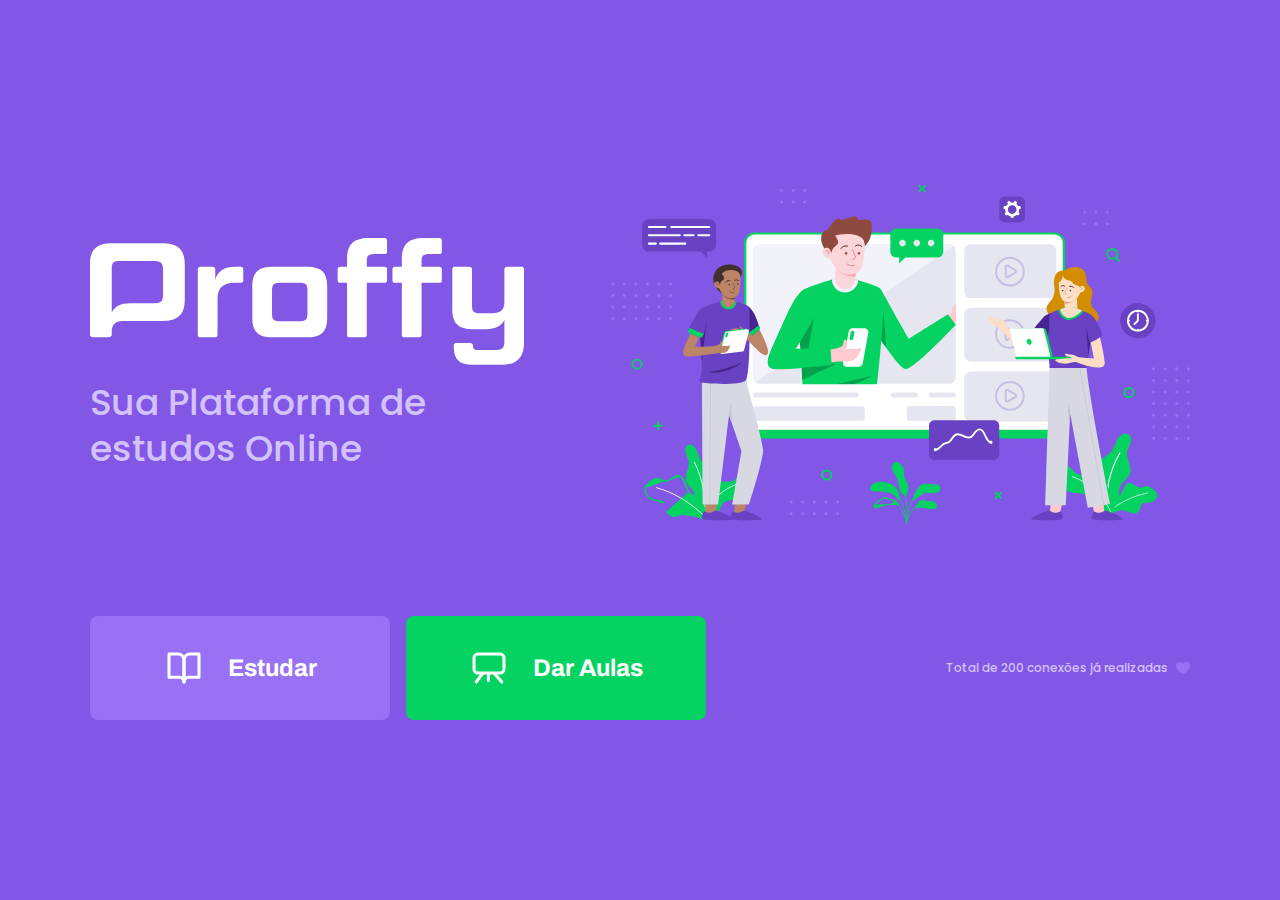
<file: index.html>
<!DOCTYPE html>
<html lang="en">
<head>
    <meta charset="UTF-8">
    <meta name="viewport" content="width=device-width, initial-scale=1.0">
    
    <link rel="stylesheet" href="styles/main.css">
    <link rel="stylesheet" href="styles/partials/page-landing.css">

    <link href="https://fonts.googleapis.com/css2?family=Archivo:wght@400;700&amp;family=Poppins:wght@400;600&amp;display=swap" rel="stylesheet">
    
    <title>Proffy | Sua plataforma de estudos online</title>

</head>
<body id="page-landing">

    <div id="container">

        <div class="logo-container">
           <img class="logo" src="images/logo.svg" alt="Proffy">
           <h2>Sua Plataforma de estudos Online</h2>
        </div>

        <img class="hero-image" src="images/landing.svg" alt="Plataforma de Estudos">
                 
        <div class="buttons-container">
            <a class="study" href="./study.html">
                <img src="./images/icons/study.svg" alt="Estudar">
                Estudar
            </a>
            <a class="give-classes" href="./give-classes.html">
                <img src="./images/icons/give-classes.svg" alt="Dar Aulas">
                Dar Aulas
            </a>
        </div> 

        <p class="total-connections">

            Total de 200 conexões já realizadas
            <img src="/images/icons/purple-heart.svg" alt="Coração Roxo">
        </p>
    </div>
</body>
</html>
</file>
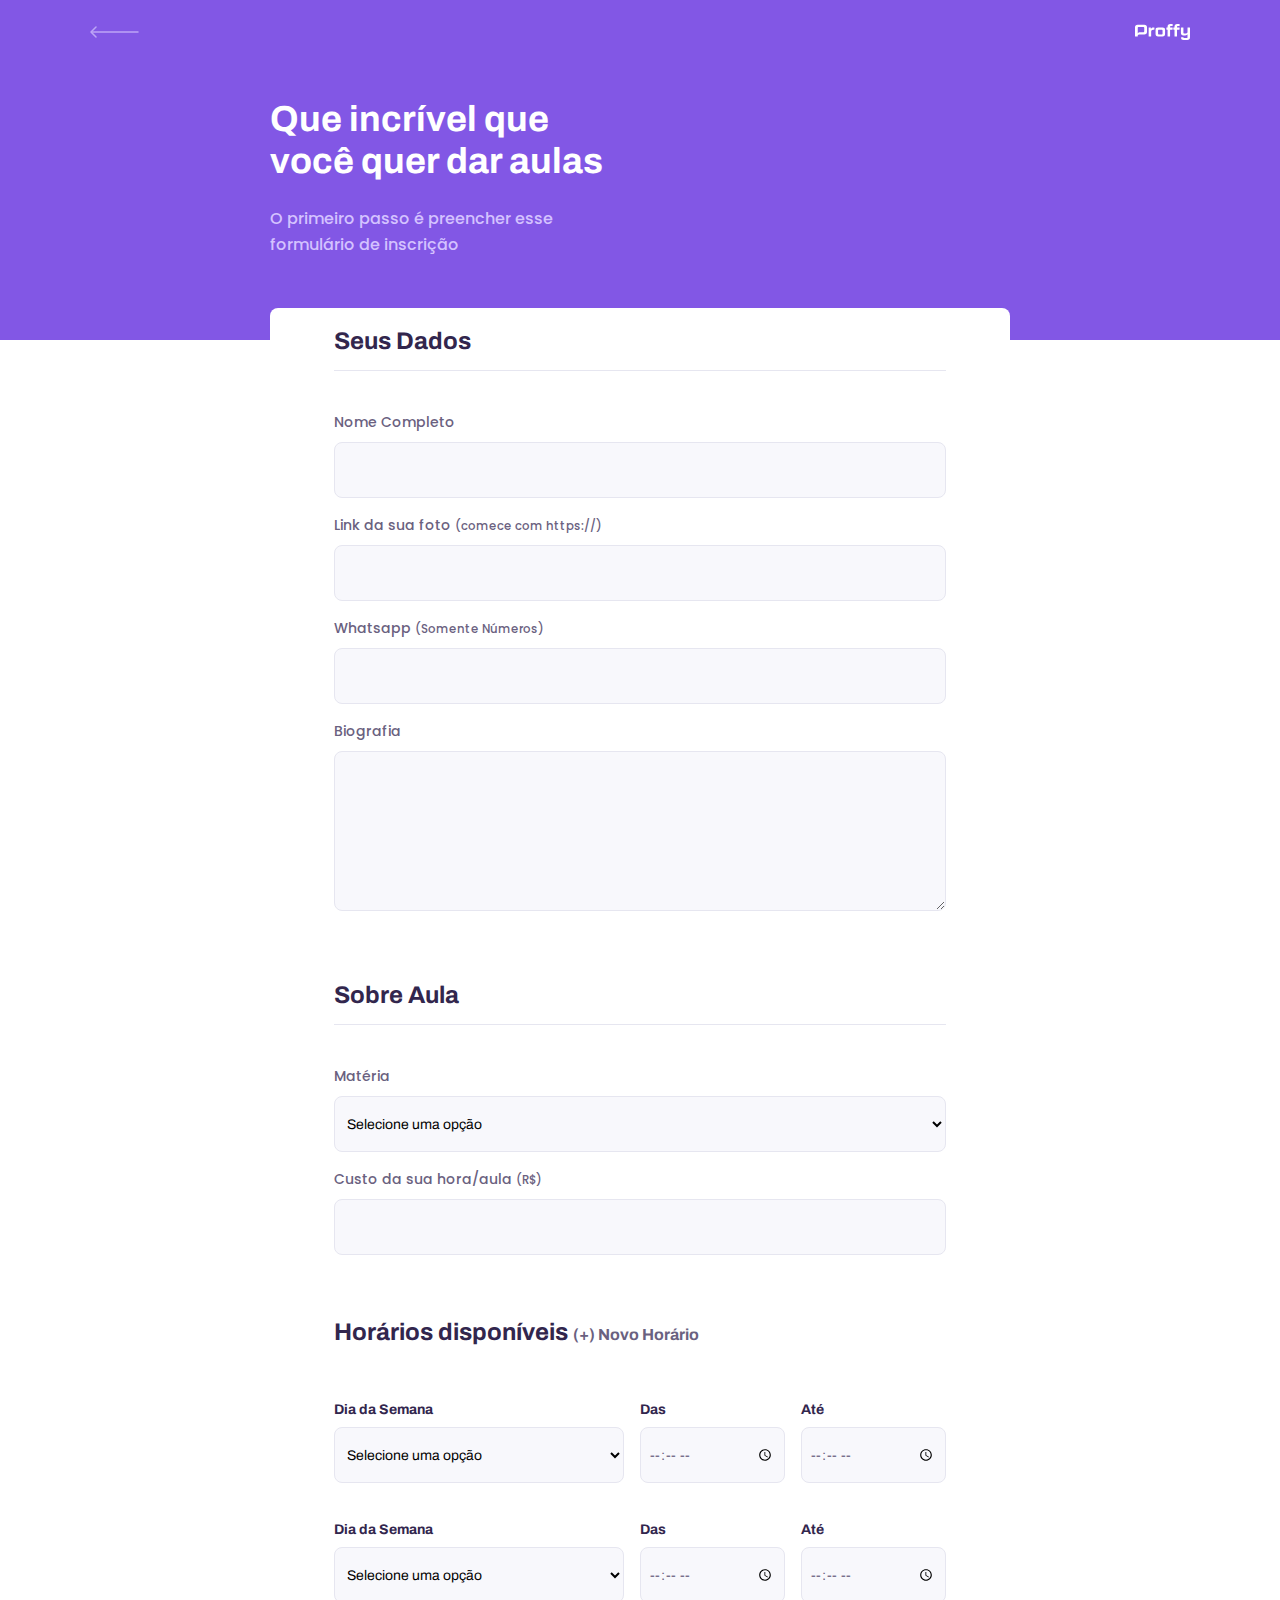
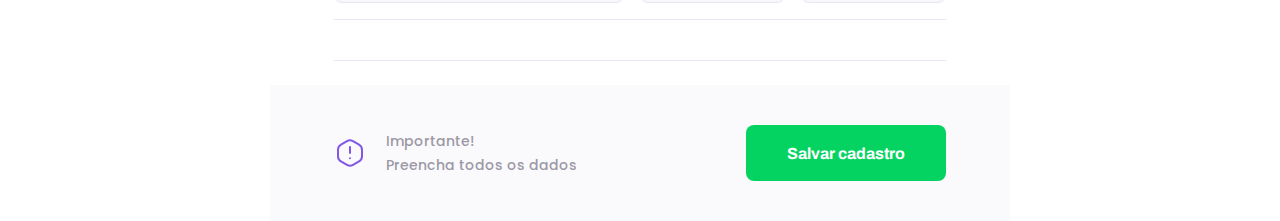
<file: give-classes.html>
<!DOCTYPE html>
<html lang="en">
<head>
    <meta charset="UTF-8">
    <meta name="viewport" content="width=device-width, initial-scale=1.0">
    
    <link rel="stylesheet" href="styles/main.css">
    <link rel="stylesheet" href="styles/partials/header.css">
    <link rel="stylesheet" href="styles/partials/forms.css">
    <link rel="stylesheet" href="styles/partials/page-give-classes.css">

    <link href="https://fonts.googleapis.com/css2?family=Archivo:wght@400;600;700&amp;family=Poppins:wght@400;600&amp;display=swap" rel="stylesheet">
    
    <title>Proffy | Sua plataforma de estudos online</title>

</head>
<body id="page-give-classes">

    <div id="container">
        <header class="page-header">
            <div class="top-bar-container">
                <a href="./index.html">
                    <img src="images/icons/back.svg" alt="Voltar">
                </a>
                <img src="images/logo.svg" alt="Proffy">
            </div>

            <div class="header-content">

                <strong>Que incrível que você quer dar aulas </strong>
                <p>O primeiro passo é preencher esse formulário de inscrição</p>
            </div>
        </header>

        <main>
           <form action="" id="create-class">
                <fieldset>
                    <legend> Seus Dados </legend>
                    <div class="input-block">
                        <label for="name">Nome Completo</label>
                        <input name="name" id="name" required>
                    </div>
                    <div class="input-block">
                        <label for="avatar">Link da sua foto <small> (comece com https://)</small></label>
                        <input type="url" name="avatar" id="avatar" required>
                    </div>
                    <div class="input-block">
                        <label for="whatsapp">Whatsapp <small>(Somente Números)</small></label>
                        <input name="whatsapp" type="number" id="whatsapp" required>
                    </div>
                    <div class="textarea-block">
                        <label for="bio">Biografia</label>
                        <textarea name="bio" id="bio" required></textarea>
                    </div>
                </fieldset>

                <fieldset>
                    <legend>Sobre Aula</legend>
                    <div class="select-block">
                        <label for="subject">Matéria</label>
                        <select name="subject" id="subject" required>
                            <option value="">Selecione uma opção</option>
                            <option value="1">Artes</option>
                            <option value="2">Biologia</option>
                            <option value="3">Ciências</option>
                            <option value="4">Educação física</option>
                            <option value="5">Física</option>
                            <option value="6">Geografia</option>
                            <option value="7">História</option>
                            <option value="8">Matemática</option>
                            <option value="9">Português</option>
                            <option value="10">Química</option>
                        </select>
                    </div>
                    <div class="input-block">
                        <label for="cost">Custo da sua hora/aula <small>(R$)</small></label>
                        <input type="cost" id="cost" type="number" required>
                    </div>
                </fieldset>
                
                <fieldset id="schedule-items">
                    <legend>  Horários disponíveis
                        <button id="add-time">(+) Novo Horário</button>
                    <legend>
                    
                    
                    <div class="schedule-item">
                        <div class="select-block">
                            <label for="weekday">Dia da Semana</label>
                            <select name="weekday[]" required>
                                <option value="" >Selecione uma opção</option>
                                <option value="0">Domingo</option>
                                <option value="1">Segunda-feira</option>
                                <option value="2">Terça-feira</option>
                                <option value="3">Quarta-feira</option>
                                <option value="4">Quinta-feira</option>
                                <option value="5">Sexta-feira</option>
                                <option value="6">Sábado</option>
                            </select>
                        </div>

                        <div class="input-block">
                            <label for="time_from">Das</label>
                            <input type="time" name="time_from[]" required>
                        </div>

                        <div class="input-block">
                            <label for="time_to">Até</label>
                            <input type="time" name="time_to[]" required>
                        </div>
    
                    </div>

                    <div class="schedule-item">
                        <div class="select-block">
                            <label for="weekday">Dia da Semana</label>
                            <select name="weekday[]" required>
                                <option value="" >Selecione uma opção</option>
                                <option value="0">Domingo</option>
                                <option value="1">Segunda-feira</option>
                                <option value="2">Terça-feira</option>
                                <option value="3">Quarta-feira</option>
                                <option value="4">Quinta-feira</option>
                                <option value="5">Sexta-feira</option>
                                <option value="6">Sábado</option>
                            </select>
                        </div>

                        <div class="input-block">
                            <label for="time_from">Das</label>
                            <input type="time" name="time_from[]" required>
                        </div>

                        <div class="input-block">
                            <label for="time_to">Até</label>
                            <input type="time" name="time_to[]" required>
                        </div>
    
                    </div>
                </fieldset>

                
           </form>

           <footer>
               <p>
                   <img src="./images/icons/warning.svg" alt="Aviso Importante">
                   Importante! <br> Preencha todos os dados
               </p>
               <button type="submit" form="create-class">Salvar cadastro</button>
           </footer>
        </main>
    </div>
</body>
</html>
</file>
<file: styles/main.css>
/* CSS Variables */ 

:root {
    --color-background: #F0F0F7;
    --color-primary-lighter: #9871F5;
    --color-primary-light: #916BEA;
    --color-primary: #8257E5;
    --color-primary-dark: #774DD6;
    --color-primary-darker: #6842c2;
    --color-secondary: #04D361;
    --color-secondary-dark: #04BF58;
    --color-title-in-primary: #FFFFFF;
    --color-text-in-primary: #D4C2FF;
    --color-text-title: #32264D;
    --color-text-complement: #9C98A6;
    --color-text-base: #6A6180;
    --color-line-in-white: #E6E6F0;
    --color-input-background: #F8F8FC;
    --color-button-text: #FFFFFF;
    --color-box-base: #FFFFFF;
    --color-box-footer: #FAFAFC;
    --color-small-info: #C1BCCC;


    font-size: 60%; /* Font Size */
}

* {
    margin: 0;
    padding: 0;
    box-sizing: border-box;
}


html, 
body {
    height: 100vh;
}

body {
    display: flex;
    align-items: center;
    justify-content: center;
}

body,
input,
button,
textarea {
    font: 500 1.6rem Poppins;
    color: var(--color-text-base)
}

#container {
    width: 90vw;
    max-width: 700px;
}

@media (max-width: 699px){
    :root {
        font-size: 40%;
    }
    
}

@media (min-width: 700px) {
    :root {
        font-size: 62.5%;
    }
};

@media (max-width: 375px){
    :root {
        font-size: 21.45%;
    }
    
}
</file>
<file: styles/partials/page-landing.css>
#page-landing {
    background-color: var(--color-primary);
}

#page-landing #container{
    color: var(--color-text-in-primary);
}

.logo-container img {
    height: 10rem;
}

.logo-container {
    text-align: center;
    margin-bottom: 3.2rem;
}

.logo-container h2 {
    font-weight: 500;
    font-size: 3.6rem;
    line-height: 4.6rem;
    margin-top: 0.8rem;
}

.hero-image {
    width: 100%;
}

.buttons-container {
    display: flex;
    justify-content: center;
    margin: 3.2rem 0;
}

.buttons-container a {
    width: 30rem;
    height: 10.4rem;

    border-radius: 0.8rem;
    margin-right: 1.6rem;

    font: 700 2.4rem Archivo;
    text-decoration: none;
    
    display: flex;
    align-items: center;
    justify-content: center;

    color: var(--color-button-text);

    transition: background 0.2s;
}

.buttons-container a img {
    width: 4rem;
    margin-right: 2.4rem;
}

.buttons-container a.study {
    background: var(--color-primary-lighter);
    
}

.buttons-container a.study:hover {
    background: var(--color-primary-light)
}

.buttons-container a.give-classes {
    background: var(--color-secondary);
    margin-right: 0;
    
}

.buttons-container a.give-classes:hover {
    background: var(--color-secondary-dark)
}

.total-connections {
    font-size: 1.8rem;

    display: flex;
    align-items: center;
    justify-content: center;
}

.total-connections img {
    margin-left: 0.8rem;
}

@media (min-width: 1100px) {
    #page-landing #container {
        max-width: 1100px;
        display: grid;

        grid-template-columns: 2fr 1fr 2fr;
        grid-template-rows: 350px 1fr;
        grid-template-areas: 
        "Proffy image image"
        "button button texting";
        column-gap: 87px;
        row-gap: 86px;

    }
    .logo-container {
        grid-area: Proffy;
        text-align: initial;
        align-self: center;
        margin: 0;

    }

    .logo-container img{
        height: 127px;

    }
    .hero-image {
        grid-area: image;
        height: 350px;
    }
    .buttons-container {
        grid-area: button;
        justify-content: flex-start;
        margin: 0px;
    }
    .total-connections {
        grid-area: texting;
        justify-self: end;
        font-size: 1.2rem;
    }
}

@media (max-width:375px){
    #page-landing #container {
        max-width: 375px;
    }
    .logo-container {
        text-align: initial;
        align-self: center;
        margin: 0;
        max-width: 90vw;

    }

    .logo-container img{
        max-height: 80vw;

    }
    .hero-image {
        max-height: 80vw;
    }
  
    .total-connections {
        justify-self: end;
        margin-top: 1.8rem;
    }

}
</file>
<file: styles/partials/header.css>
.page-header {
    background-color: var(--color-primary);
    display: flex;
    flex-direction: column;
}

.page-header .top-bar-container {
    width: 90%;
    margin: 0 auto;
    display: flex;
    align-items: center;
    justify-content: space-between;

    padding: 1.6rem 0;
}

.page-header .top-bar-container a {
    height: 3.2rem;
    transition: opacity 0.2s;
    

}

.page-header .top-bar-container a:hover {
    opacity: 0.6;

}


.page-header .top-bar-container > img {
    height: 1.6rem;
}

.page-header .header-content {
    width: 90%;
    margin: 3.2rem auto;  
    position: relative; 
}

.page-header .header-content strong {
    font: 700 3.6rem Archivo;
    line-height: 4.2rem;
    color: var(--color-title-in-primary);
}

.page-header .header-content p {
    max-width: 30rem;
    font-size: 1.6rem;
    line-height: 2.6rem;
    color: var(--color-text-in-primary);
    margin-top: 2.4rem;
}

@media (min-width:700px) {

    .page-header {
        height: 340px;
    }

    .page-header .top-bar-container {
        max-width: 1100px;
    }

    .page-header .header-content {
        max-width: 740px;
        margin: 0 auto;
        flex: 1 1;
        padding-bottom: 48px;
        display: flex;
        flex-direction: column;
        justify-content: center;
    }

    .page-header .header-content strong {
        max-width: 350px;

    }

}
</file>
<file: styles/partials/forms.css>
.select-block label ,
.input-block label,
.textarea-block label {
    font-size: 1.4rem;
    color: var(text-color-complement);
}

.input-block input,
.select-block select,
.textarea-block textarea {
    width: 100%;
    height: 5.6rem;
    margin-top: 0.8rem;
    border-radius: 0.8rem;
    background: var(--color-input-background);
    border: 1px solid var(--color-line-in-white);
    outline: 0;
    padding: 0.8rem;
    font: 1.4rem Archivo;
}

.textarea-block textarea {
    padding: 1.2rem 1.6rem;
    height: 16rem;

    resize: vertical;
}

.input-block,
.textarea-block {
    position: relative;
}

.input-block:focus-within::after,
.textarea-block:focus-within:after {
    content: "";

    width: calc(100% - 3.2rem);
    height: 2px;

    background: var(--color-primary-light);
    position: absolute;
    left: 1.6rem;
    bottom: 0;
}
</file>
<file: styles/partials/page-give-classes.css>
#page-give-classes #container {
    width: 100vw;
    height: 100vh;
};

#page-give-classes .page-header .header-content {
    margin-bottom: 6.4rem;
}

#page-give-classes main {
    background: var(--color-box-base);
    width: 100%;
    max-width: 74rem;
    border-radius: .8rem;
    margin: -3.2rem auto 3.2rem;
    padding-top: 6.4;
}

#page-give-classes fieldset {
    border: none;
    padding: 2.4rem;
}

#page-give-classes fieldset legend {
    font: 700 2.4rem Archivo;
    color: var(--color-text-title);
    margin-bottom: 2.4rem;
    margin-top: 1.4rem;
   
    width: 100%;
    padding-top: 2rem;
    padding-bottom: 1.6rem;
    border-bottom: 1px solid var(--color-line-in-white);
}

#page-give-classes fieldset+fieldset {
    margin-top: 4.4rem;
}

#page-give-classes fieldset legend button {
    background: none;
    border: 0;
    color: var (--color-primary);
    font: 700 1.6rem Archivo;
    cursor: pointer;
    transition: 0.7s;
}

#page-give-classes fieldset legend button:hover {
    transform: translateY(-3px);
    color: var(--color-primary-dark);

}

#page-give-classes .input-block + .input-block,
#page-give-classes .input-block + .textarea-block,
#page-give-classes .select-block + .input-block {
    margin-top: 1.4rem;
}

#page-give-classes main footer {
    padding: 4rem 2.4rem;
    background: var(--color-box-footer);
    border-top: 1px solid var (--color-line-in-white);
    margin-top: 0rem;
}

#page-give-classes main footer p {
    display: flex;
    align-items: center;
    justify-content: center;
    font-size: 1.4rem;
    line-height: 2.4rem;

    color: var(--color-text-complement);
}

#page-give-classes main footer p img {
    margin-right: 2rem;
}

#page-give-classes main footer button {
    width: 100%;
    height: 5.6rem;
    background: var(--color-secondary);
    color: var(--color-button-text);
    border: 0;
    border-radius: 0.8rem;
    cursor: pointer;
    font: 700 1.6rem Archivo;
    display: flex;
    align-items: center;
    justify-content: center;
    text-decoration: none;
    transition: 0.2s;
    margin-top: 3.2rem;
}

#page-give-classes main footer button:hover {
    background: var(--color-secondary-dark);
}

.schedule-item + .schedule-item {
    margin-top: 0.8rem;
    padding-top: 0.8rem;
    border-top: 1px solid var (--color-line-in-white);
}

@media (min-width: 700px) {
    #page-give-classes #container {
        max-width: 100vw;
    }

    #page-give-classes .page-header .header-content {
        margin-bottom: 0;
    }
    #page-give-classes main fieldset {
        padding: 0 64px;
    }

    .schedule-item {
        display: grid;
        grid-template-columns: 2fr 1fr 1fr;
        column-gap: 1.6rem;
    }

    #page-give-classes .input-block,
    #page-give-classes .textarea-block,
    #page-give-classes .select-block {
        margin-top: 1.4rem;
    }

    #page-give-classes #schedule-item .input-block + .input-block, 
    #page-give-classes #schedule-item .select-block + .input-block {
        margin-top: 0;
    }

    #page-give-classes main footer {
        padding:  40px 64px;
        display: flex;
        align-items: center;
        justify-content: space-between;
    }

    #page-give-classes main footer button {
        margin-top: 0;
        width: 200px;
    }
}
</file>
